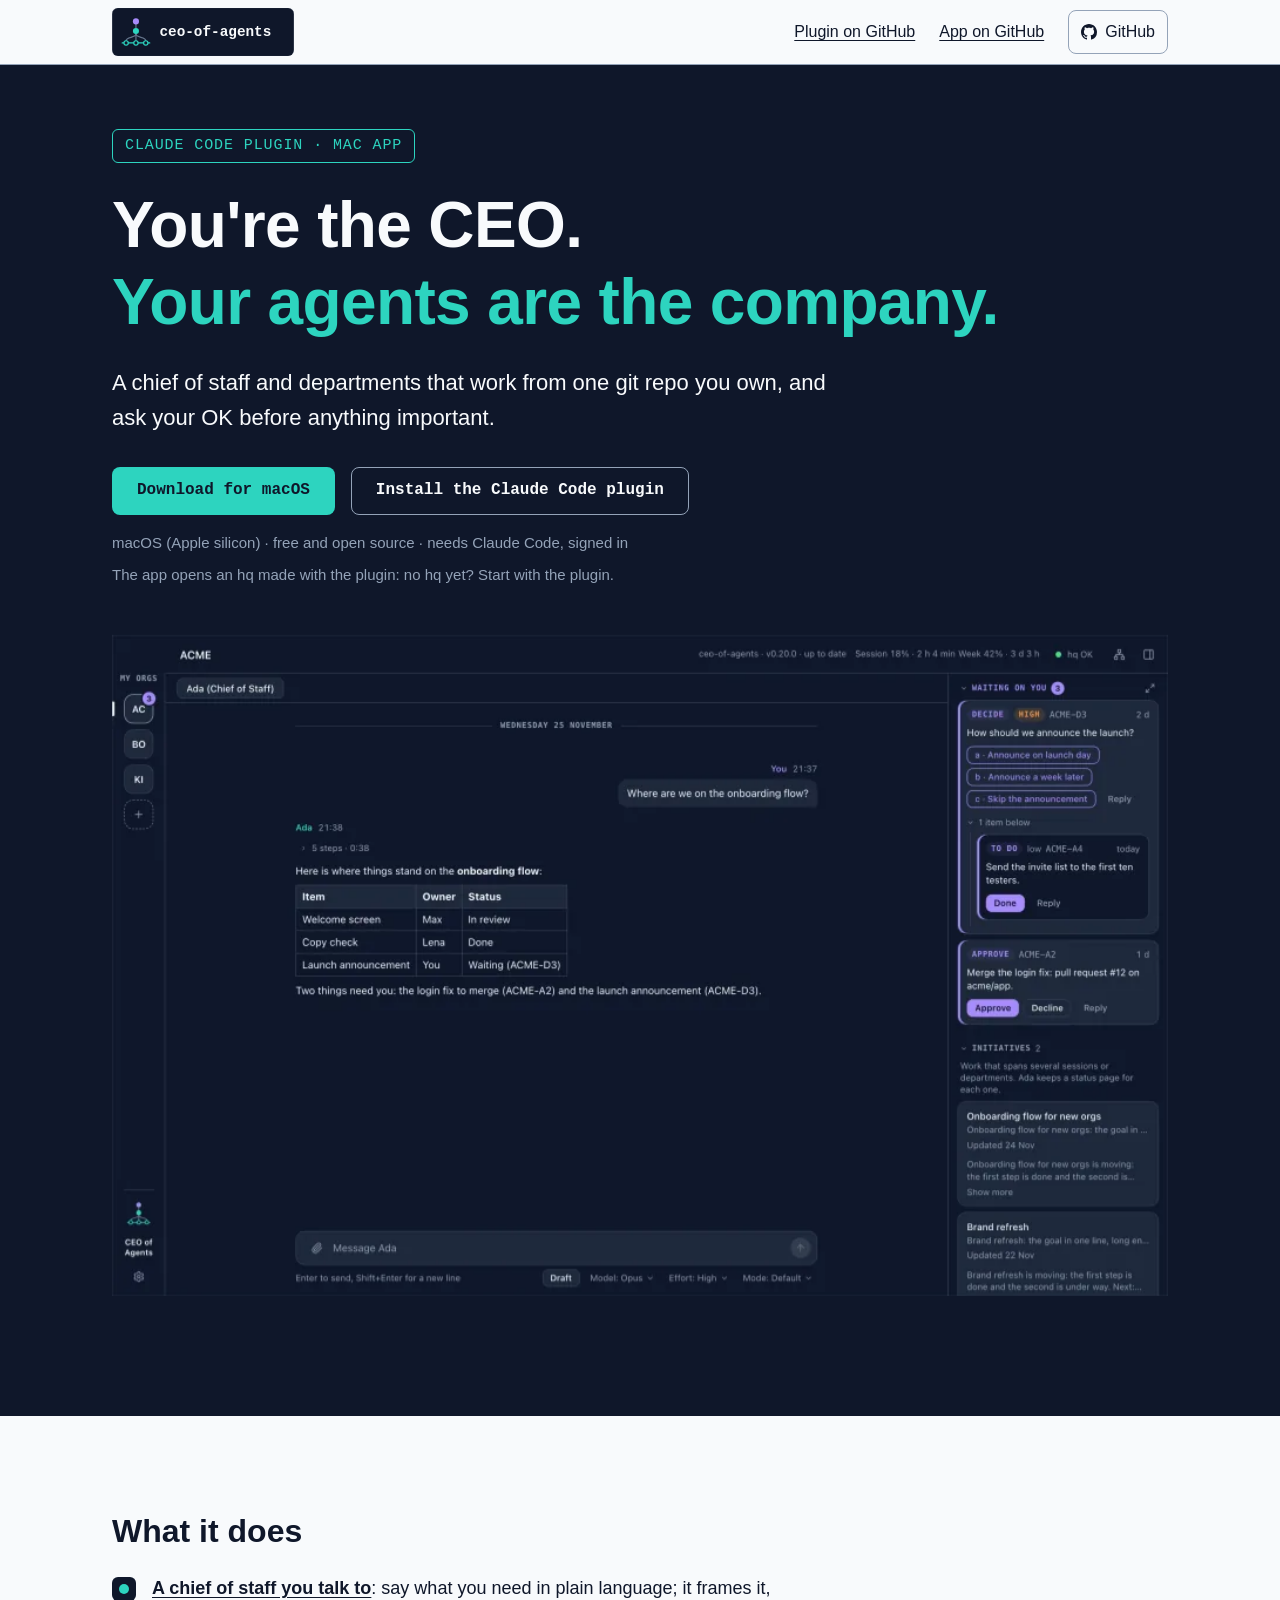
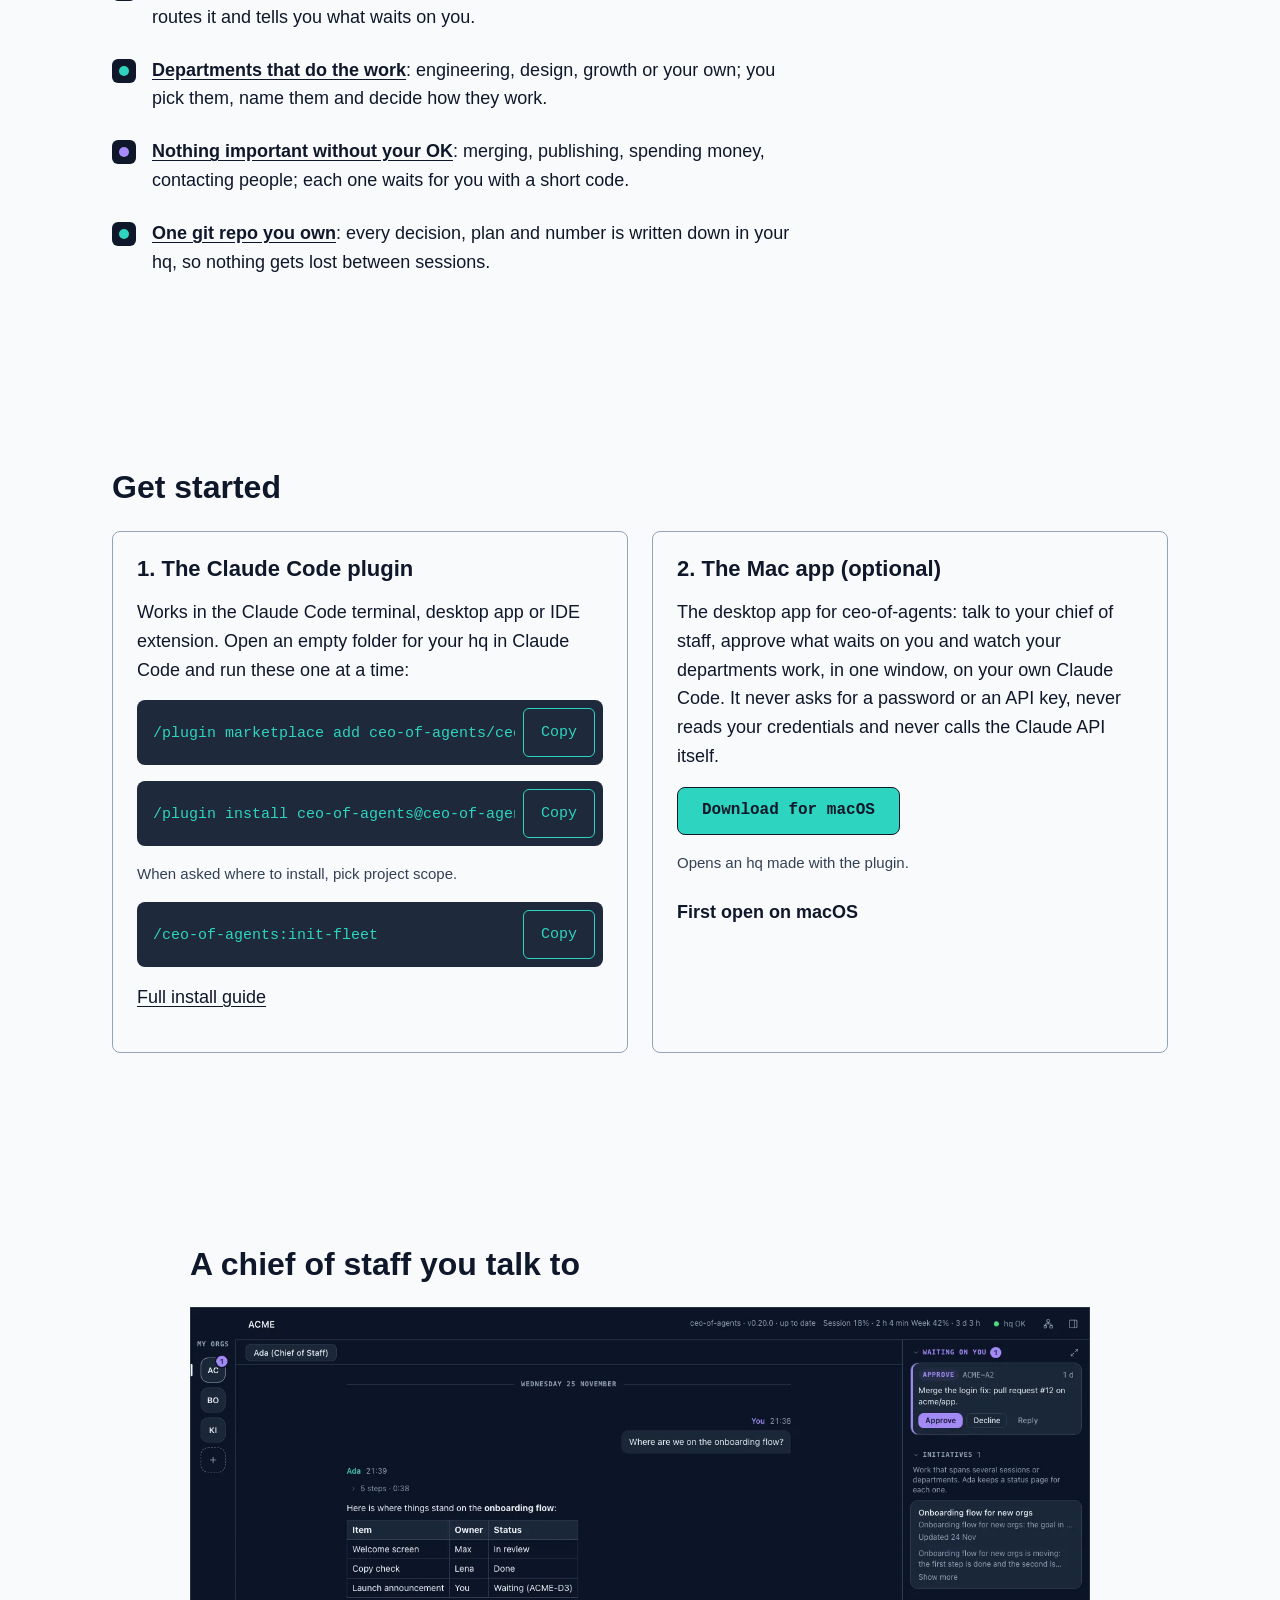
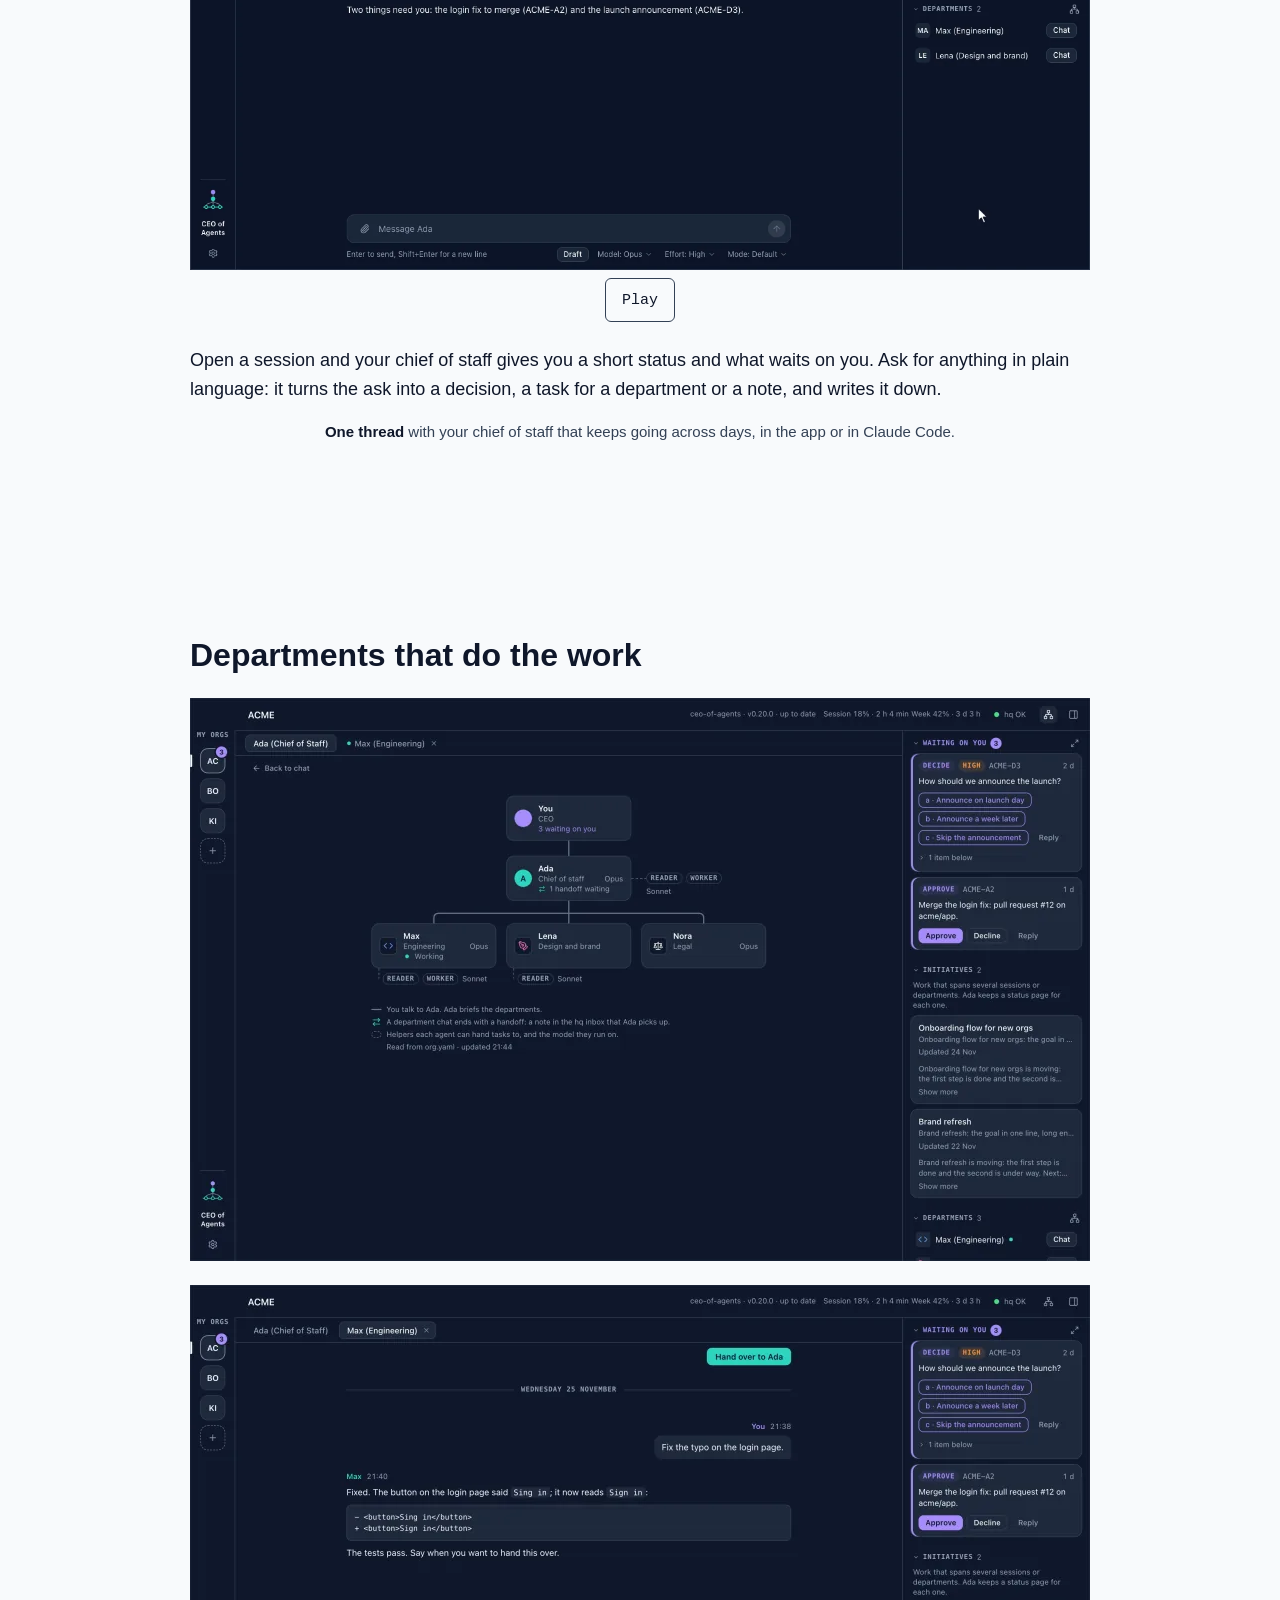
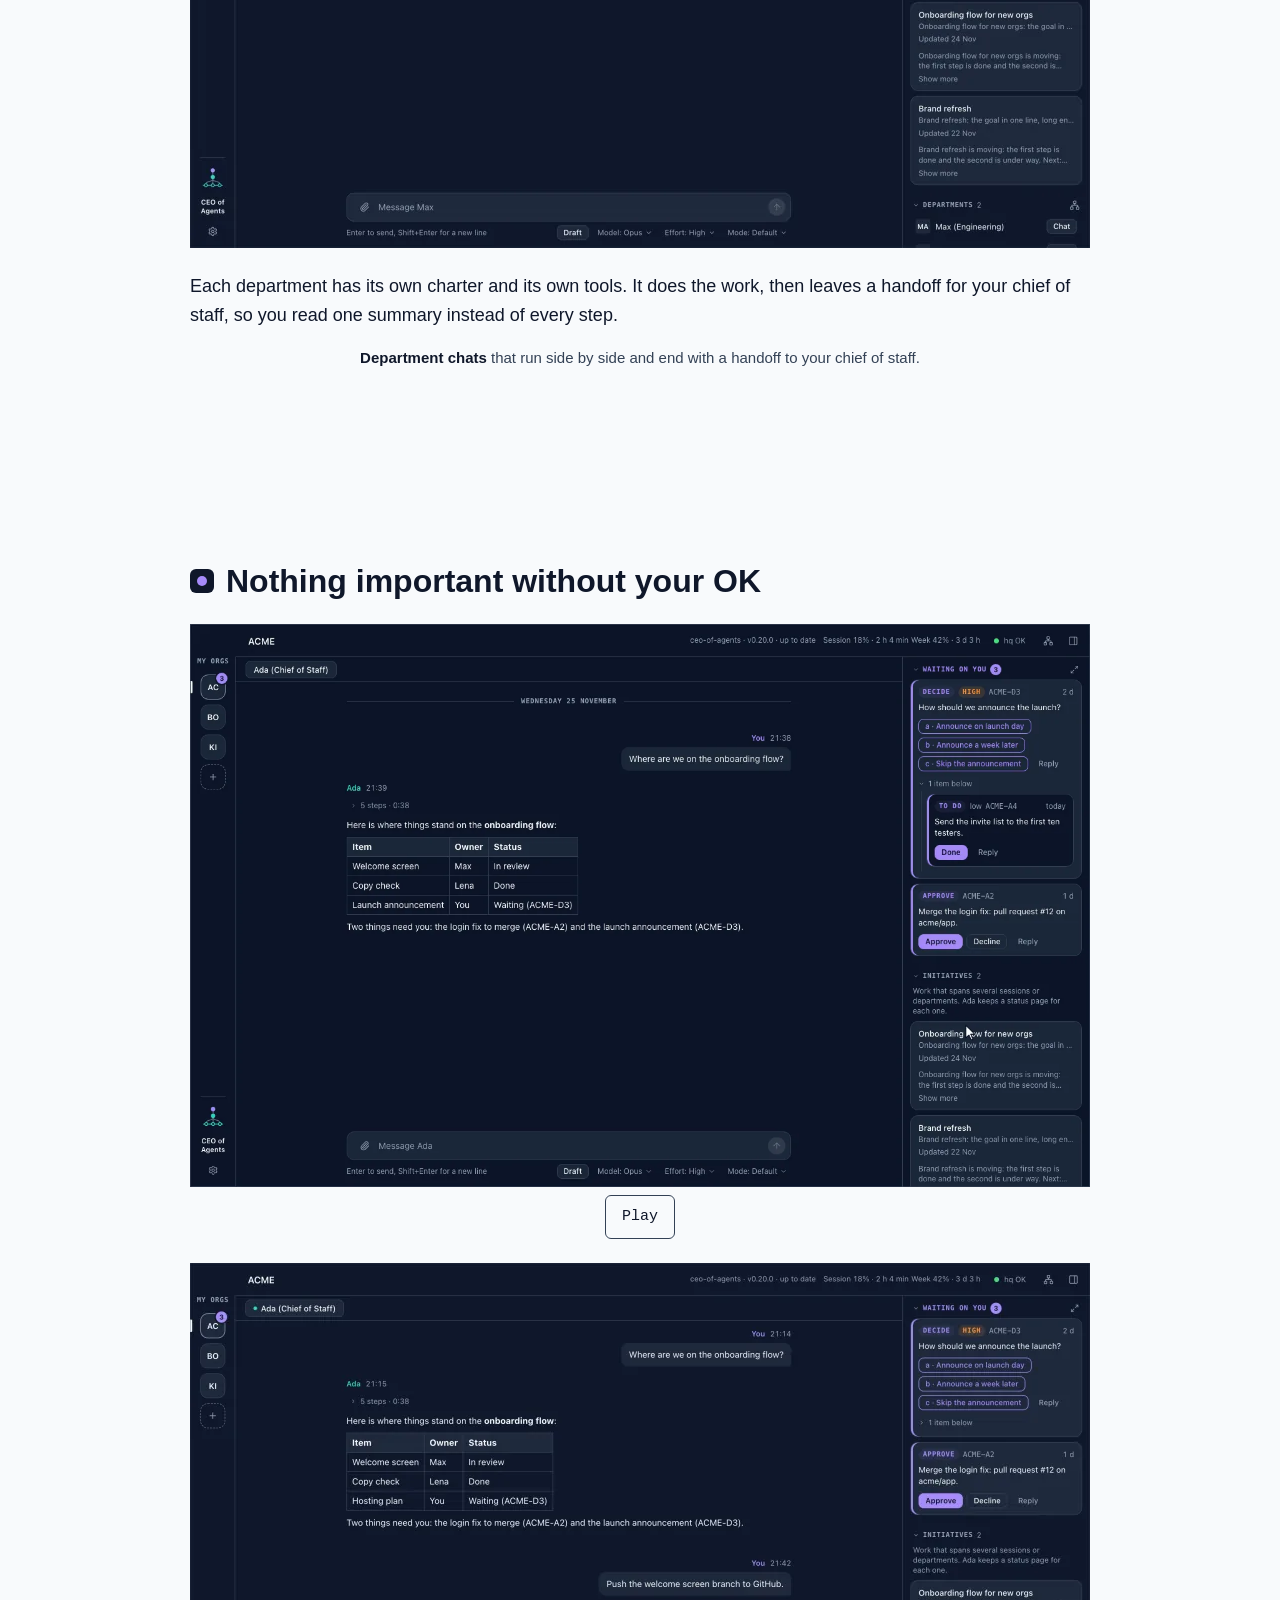
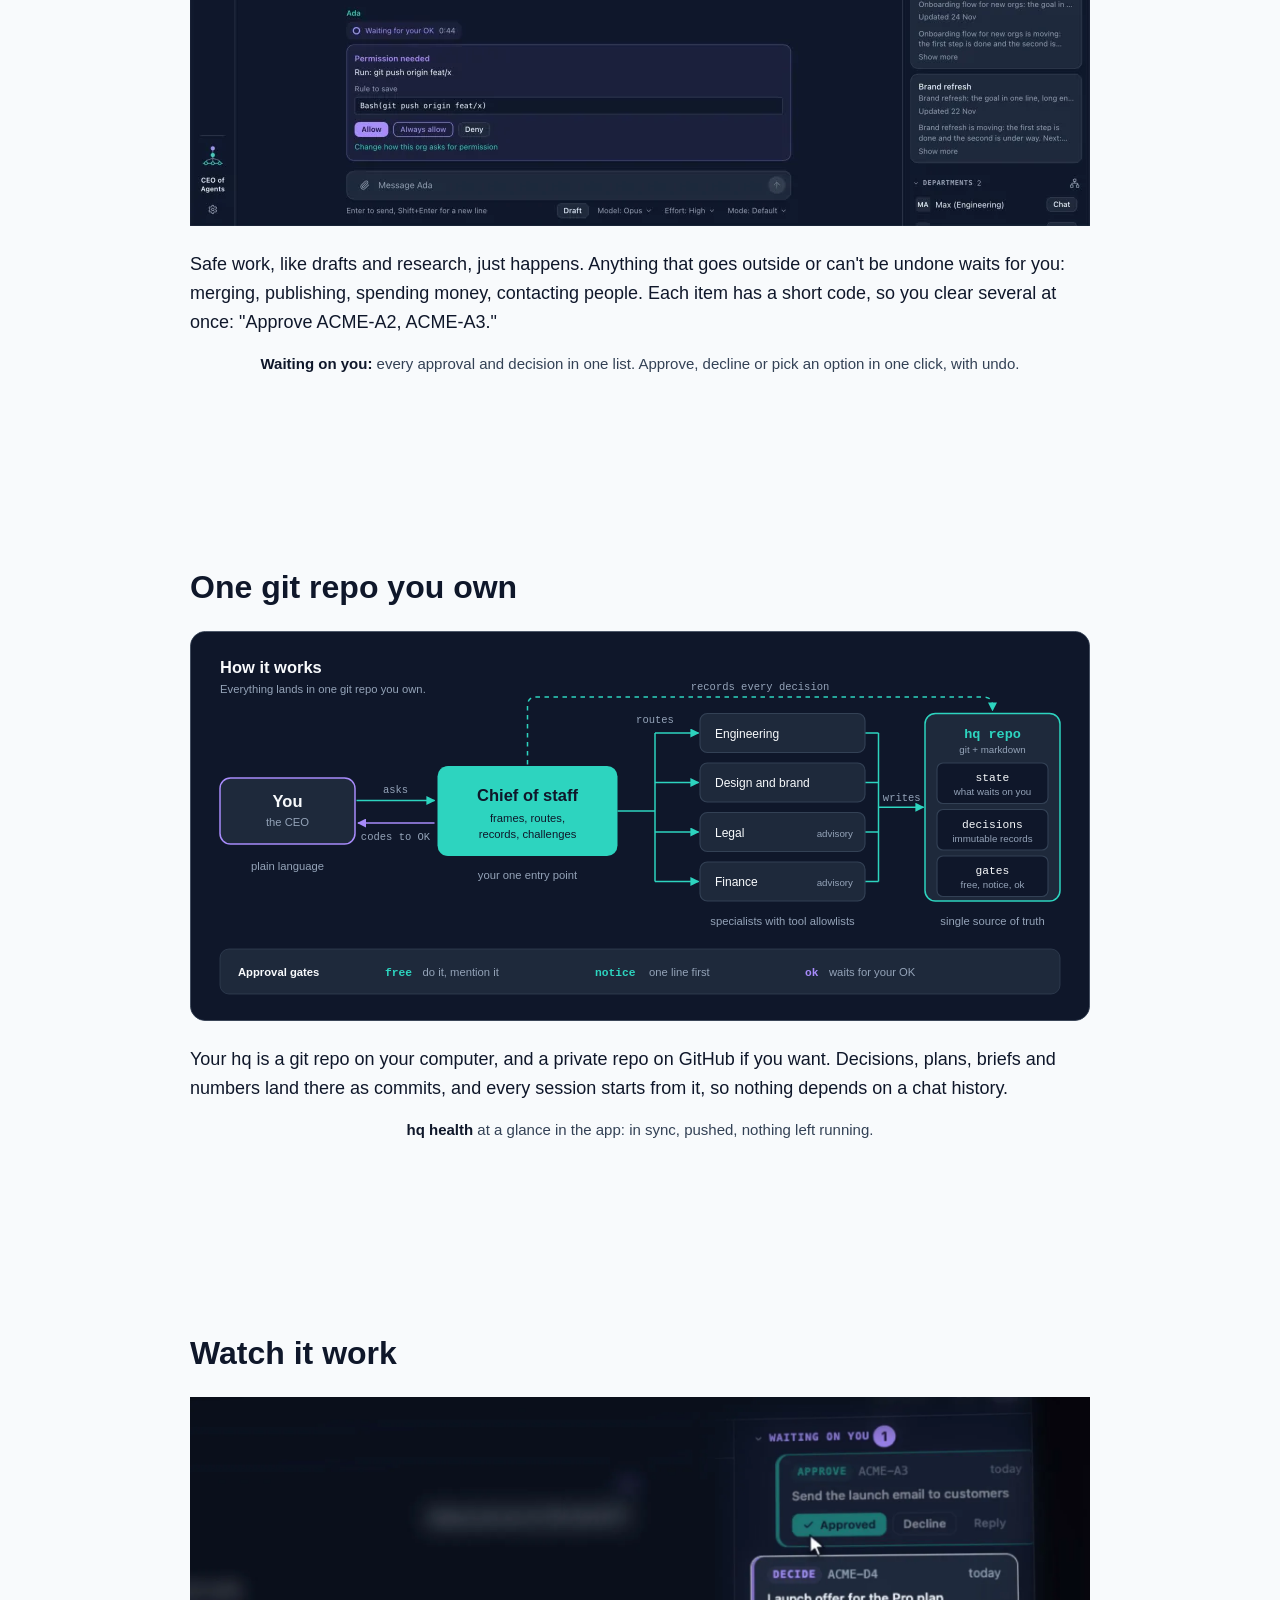
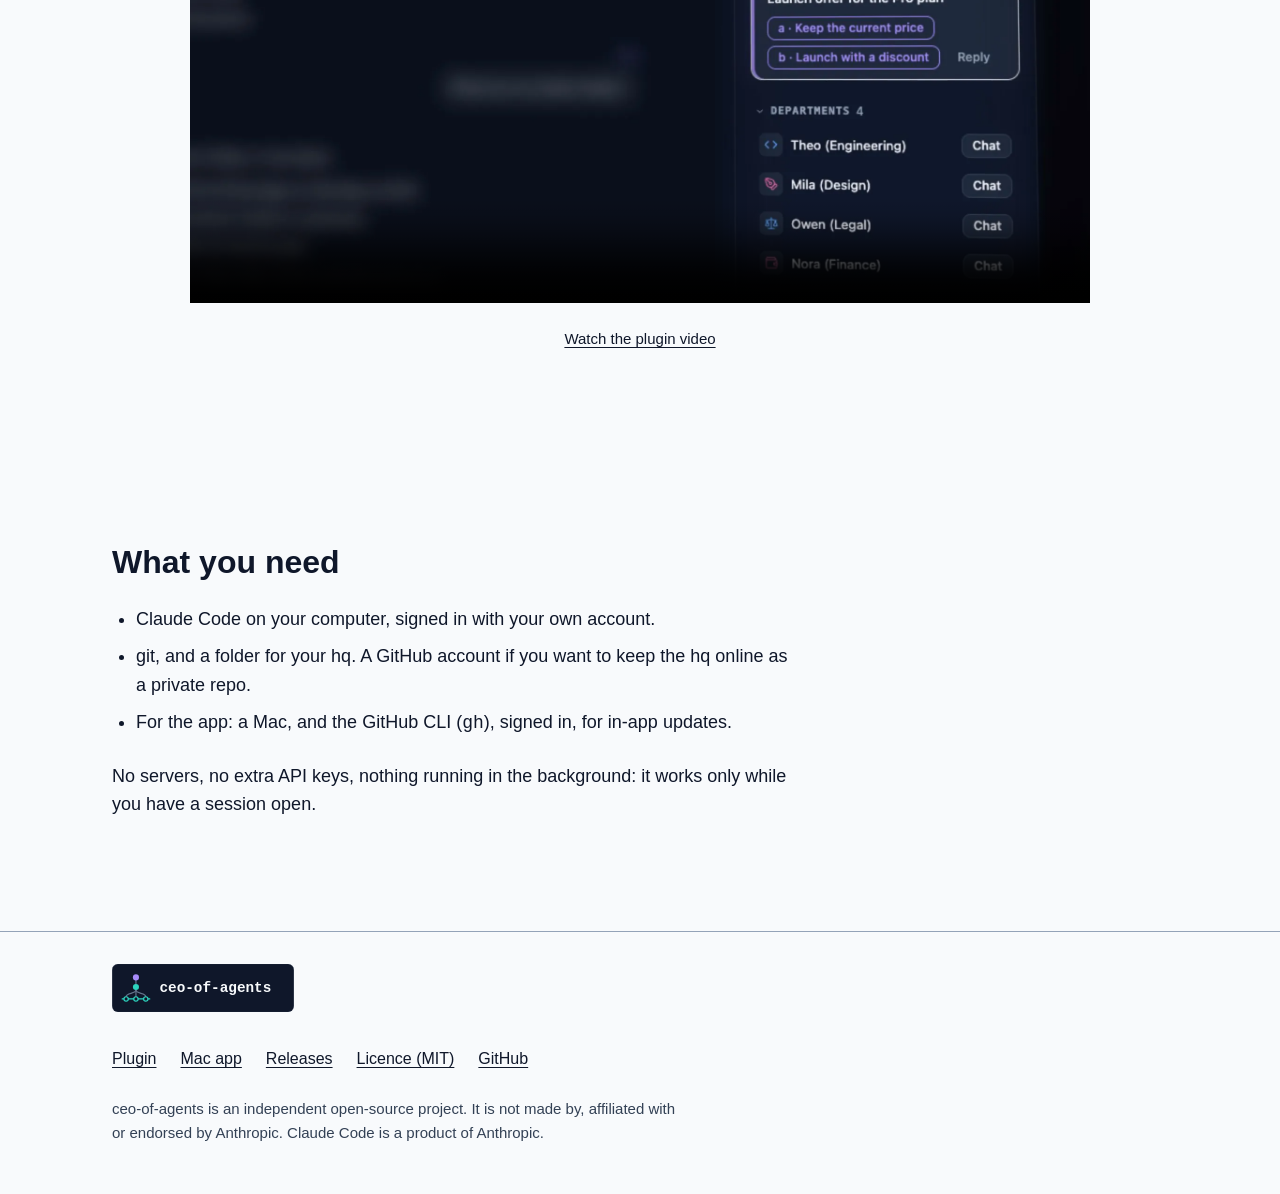
<file: index.html>
<!DOCTYPE html>
<html lang="en">
<head>
<meta charset="utf-8">
<meta name="viewport" content="width=device-width, initial-scale=1">
<title>ceo-of-agents: you're the CEO, your agents are the company</title>
<meta name="description" content="A Claude Code plugin and Mac app: a chief of staff and departments that work from one git repo you own, and ask your OK before anything important.">
<link rel="canonical" href="https://ceo-of-agents.github.io/">
<meta name="color-scheme" content="dark light">
<meta name="theme-color" media="(prefers-color-scheme: light)" content="#F8FAFC">
<meta name="theme-color" media="(prefers-color-scheme: dark)" content="#0F172A">
<link rel="icon" type="image/png" sizes="32x32" href="assets/icons/favicon-32.png">
<link rel="icon" type="image/png" sizes="16x16" href="assets/icons/favicon-16.png">
<link rel="apple-touch-icon" sizes="180x180" href="apple-touch-icon.png">
<meta property="og:type" content="website">
<meta property="og:url" content="https://ceo-of-agents.github.io/">
<meta property="og:title" content="ceo-of-agents: you're the CEO, your agents are the company">
<meta property="og:description" content="A Claude Code plugin and Mac app: a chief of staff and departments that work from one git repo you own, and ask your OK before anything important.">
<meta property="og:image" content="https://ceo-of-agents.github.io/assets/media/social-preview.png">
<meta property="og:image:width" content="1280">
<meta property="og:image:height" content="640">
<meta property="og:image:alt" content="ceo-of-agents: You're the CEO. Your agents are the company.">
<meta name="twitter:card" content="summary_large_image">
<meta name="twitter:title" content="ceo-of-agents: you're the CEO, your agents are the company">
<meta name="twitter:description" content="A Claude Code plugin and Mac app: a chief of staff and departments that work from one git repo you own, and ask your OK before anything important.">
<meta name="twitter:image" content="https://ceo-of-agents.github.io/assets/media/social-preview.png">
<meta name="twitter:image:alt" content="ceo-of-agents: You're the CEO. Your agents are the company.">
<link rel="stylesheet" href="styles.css">
<script src="script.js" defer></script>
</head>
<body>
<a class="skip on-ink" href="#content">Skip to content</a>

<header class="site-header">
  <div class="wrap">
    <a class="lockup" href="./"><img src="assets/logo-lockup.svg" alt="ceo-of-agents" width="182" height="48"></a>
    <nav class="nav" aria-label="Project links">
      <a href="https://github.com/ceo-of-agents/ceo-of-agents-core">Plugin on GitHub</a>
      <a href="https://github.com/ceo-of-agents/ceo-of-agents-desktop">App on GitHub</a>
      <a class="gh-btn" href="https://github.com/ceo-of-agents" aria-label="ceo-of-agents on GitHub"><svg viewBox="0 0 16 16" width="16" height="16" fill="currentColor" aria-hidden="true" focusable="false"><path d="M8 0C3.58 0 0 3.58 0 8c0 3.54 2.29 6.53 5.47 7.59.4.07.55-.17.55-.38 0-.19-.01-.82-.01-1.49-2.01.37-2.53-.49-2.69-.94-.09-.23-.48-.94-.82-1.13-.28-.15-.68-.52-.01-.53.63-.01 1.08.58 1.23.82.72 1.21 1.87.87 2.33.66.07-.52.28-.87.51-1.07-1.78-.2-3.64-.89-3.64-3.95 0-.87.31-1.59.82-2.15-.08-.2-.36-1.02.08-2.12 0 0 .67-.21 2.2.82.64-.18 1.32-.27 2-.27.68 0 1.36.09 2 .27 1.53-1.04 2.2-.82 2.2-.82.44 1.1.16 1.92.08 2.12.51.56.82 1.27.82 2.15 0 3.07-1.87 3.75-3.65 3.95.29.25.54.73.54 1.48 0 1.07-.01 1.93-.01 2.2 0 .21.15.46.55.38A8.013 8.013 0 0 0 16 8c0-4.42-3.58-8-8-8z"/></svg><span class="gh-label">GitHub</span></a>
    </nav>
  </div>
</header>

<main id="content">
  <section class="hero on-ink">
    <div class="wrap">
      <p class="chip">Claude Code plugin · Mac app</p>
      <h1>You're the CEO.
        <span>Your agents are the company.</span></h1>
      <p class="lead">A chief of staff and departments that work from one git repo you own, and ask your OK before anything important.</p>
      <div class="btn-row">
        <a class="btn btn-primary" href="https://github.com/ceo-of-agents/ceo-of-agents-desktop/releases/latest">Download for macOS</a>
        <a class="btn btn-secondary" href="#install">Install the Claude Code plugin</a>
      </div>
      <p class="note">macOS (Apple silicon) · free and open source · needs Claude Code, signed in</p>
      <p class="note">The app opens an hq made with the plugin: no hq yet? Start with the plugin.</p>
      <figure class="media">
        <img src="assets/media/hero-1800.webp" srcset="assets/media/hero-900.webp 900w, assets/media/hero-1800.webp 1800w" sizes="(min-width: 1184px) 1120px, (min-width: 720px) calc(100vw - 64px), calc(100vw - 32px)" width="1442" height="902" alt="The CEO of Agents window: on the left, the list of orgs; in the middle, a conversation with the chief of staff, Ada, with a formatted reply and a finished task summary; on the right, the Waiting on you list with three items to approve or decide, and the org's initiatives">
      </figure>
    </div>
  </section>

  <section class="block" aria-labelledby="what">
    <div class="wrap">
      <h2 id="what">What it does</h2>
      <ul class="what">
        <li><span class="marker" aria-hidden="true"></span><span><a href="#chief-of-staff">A chief of staff you talk to</a>: say what you need in plain language; it frames it, routes it and tells you what waits on you.</span></li>
        <li><span class="marker" aria-hidden="true"></span><span><a href="#departments">Departments that do the work</a>: engineering, design, growth or your own; you pick them, name them and decide how they work.</span></li>
        <li><span class="marker violet" aria-hidden="true"></span><span><a href="#your-ok">Nothing important without your OK</a>: merging, publishing, spending money, contacting people; each one waits for you with a short code.</span></li>
        <li><span class="marker" aria-hidden="true"></span><span><a href="#hq">One git repo you own</a>: every decision, plan and number is written down in your hq, so nothing gets lost between sessions.</span></li>
      </ul>
    </div>
  </section>

  <section class="block" id="install" aria-labelledby="start">
    <div class="wrap">
      <h2 id="start">Get started</h2>
      <div class="cols">
        <div class="card">
          <h3>1. The Claude Code plugin</h3>
          <p>Works in the Claude Code terminal, desktop app or IDE extension. Open an empty folder for your hq in Claude Code and run these one at a time:</p>
          <div class="cmd"><pre tabindex="0"><code>/plugin marketplace add ceo-of-agents/ceo-of-agents-core</code></pre><button class="copy" type="button" hidden data-copy="/plugin marketplace add ceo-of-agents/ceo-of-agents-core" aria-label="Copy command: /plugin marketplace add ceo-of-agents/ceo-of-agents-core">Copy</button></div>
          <div class="cmd"><pre tabindex="0"><code>/plugin install ceo-of-agents@ceo-of-agents</code></pre><button class="copy" type="button" hidden data-copy="/plugin install ceo-of-agents@ceo-of-agents" aria-label="Copy command: /plugin install ceo-of-agents@ceo-of-agents">Copy</button></div>
          <p class="caption-small">When asked where to install, pick project scope.</p>
          <div class="cmd"><pre tabindex="0"><code>/ceo-of-agents:init-fleet</code></pre><button class="copy" type="button" hidden data-copy="/ceo-of-agents:init-fleet" aria-label="Copy command: /ceo-of-agents:init-fleet">Copy</button></div>
          <p><a href="https://github.com/ceo-of-agents/ceo-of-agents-core#3-install">Full install guide</a></p>
        </div>
        <div class="card">
          <h3>2. The Mac app (optional)</h3>
          <p>The desktop app for ceo-of-agents: talk to your chief of staff, approve what waits on you and watch your departments work, in one window, on your own Claude Code. It never asks for a password or an API key, never reads your credentials and never calls the Claude API itself.</p>
          <div class="btn-row"><a class="btn btn-primary" href="https://github.com/ceo-of-agents/ceo-of-agents-desktop/releases/latest">Download for macOS</a></div>
          <p class="note">Opens an hq made with the plugin.</p>
          <details>
            <summary>First open on macOS</summary>
            <p>The app is not notarized by Apple yet, so macOS blocks the first open of a downloaded copy: when macOS says "Not Opened", choose Done. Then open System Settings &gt; Privacy &amp; Security, scroll to Security and click Open Anyway next to "CEO of Agents". From then on it opens normally.</p>
          </details>
        </div>
      </div>
    </div>
  </section>

  <section class="block feature" id="chief-of-staff" aria-labelledby="h-cos">
    <div class="wrap"><div class="block-inner">
      <h2 id="h-cos">A chief of staff you talk to</h2>
      <div class="media clip">
        <video class="clip-video" width="1442" height="902" controls muted loop playsinline preload="none" poster="assets/media/dispatch-poster.webp" aria-label="Animation: you ask the chief of staff to fix a typo on the login page; the chief of staff sends the work to the engineering department, shown as running, then done; a label says a handoff is waiting"><source src="assets/media/dispatch.mp4" type="video/mp4"></video>
        <button class="toggle" type="button" hidden>Play</button>
      </div>
      <p class="text">Open a session and your chief of staff gives you a short status and what waits on you. Ask for anything in plain language: it turns the ask into a decision, a task for a department or a note, and writes it down.</p>
      <p class="caption"><strong>One thread</strong> with your chief of staff that keeps going across days, in the app or in Claude Code.</p>
    </div></div>
  </section>

  <section class="block feature" id="departments" aria-labelledby="h-dep">
    <div class="wrap"><div class="block-inner">
      <h2 id="h-dep">Departments that do the work</h2>
      <figure class="media"><img src="assets/media/org-chart-1800.webp" srcset="assets/media/org-chart-900.webp 900w, assets/media/org-chart-1800.webp 1800w" sizes="(min-width: 964px) 900px, (min-width: 720px) calc(100vw - 64px), calc(100vw - 32px)" width="1442" height="902" loading="lazy" alt="The org chart: you at the top, the chief of staff Ada below, and three departments with their model and status; engineering is running"></figure>
      <figure class="media"><img src="assets/media/department-chat-1800.webp" srcset="assets/media/department-chat-900.webp 900w, assets/media/department-chat-1800.webp 1800w" sizes="(min-width: 964px) 900px, (min-width: 720px) calc(100vw - 64px), calc(100vw - 32px)" width="1442" height="902" loading="lazy" alt="A chat with the engineering department, Max, with a reply and the Hand over button"></figure>
      <p class="text">Each department has its own charter and its own tools. It does the work, then leaves a handoff for your chief of staff, so you read one summary instead of every step.</p>
      <p class="caption"><strong>Department chats</strong> that run side by side and end with a handoff to your chief of staff.</p>
    </div></div>
  </section>

  <section class="block feature" id="your-ok" aria-labelledby="h-ok">
    <div class="wrap"><div class="block-inner">
      <h2 id="h-ok"><span class="marker violet" aria-hidden="true"></span>Nothing important without your OK</h2>
      <div class="media clip">
        <video class="clip-video" width="1442" height="902" controls muted loop playsinline preload="none" poster="assets/media/approve-poster.webp" aria-label="Animation: in the Waiting on you list you approve an item; an undo bar counts down for four seconds; the item leaves the list and the counter drops by one"><source src="assets/media/approve.mp4" type="video/mp4"></video>
        <button class="toggle" type="button" hidden>Play</button>
      </div>
      <figure class="media"><img src="assets/media/permission-1800.webp" srcset="assets/media/permission-900.webp 900w, assets/media/permission-1800.webp 1800w" sizes="(min-width: 964px) 900px, (min-width: 720px) calc(100vw - 64px), calc(100vw - 32px)" width="1442" height="902" loading="lazy" alt="A permission card in the conversation: Claude Code asks to run git push origin feat/x, with the buttons Allow, Always allow and Deny"></figure>
      <p class="text">Safe work, like drafts and research, just happens. Anything that goes outside or can't be undone waits for you: merging, publishing, spending money, contacting people. Each item has a short code, so you clear several at once: "Approve ACME-A2, ACME-A3."</p>
      <p class="caption"><strong>Waiting on you:</strong> every approval and decision in one list. Approve, decline or pick an option in one click, with undo.</p>
    </div></div>
  </section>

  <section class="block feature" id="hq" aria-labelledby="h-hq">
    <div class="wrap"><div class="block-inner">
      <h2 id="h-hq">One git repo you own</h2>
      <figure class="media"><img src="assets/diagram.svg" width="1200" height="520" loading="lazy" alt="Diagram: you, then your chief of staff, then the departments; every decision lands as a commit in your hq."></figure>
      <p class="text">Your hq is a git repo on your computer, and a private repo on GitHub if you want. Decisions, plans, briefs and numbers land there as commits, and every session starts from it, so nothing depends on a chat history.</p>
      <p class="caption"><strong>hq health</strong> at a glance in the app: in sync, pushed, nothing left running.</p>
    </div></div>
  </section>

  <section class="block feature" aria-labelledby="tour">
    <div class="wrap"><div class="block-inner">
      <h2 id="tour">Watch it work</h2>
      <div class="media">
        <video width="1920" height="1080" controls preload="metadata" playsinline poster="assets/media/product-video-poster.webp"><source src="assets/media/product-video.mp4" type="video/mp4"></video>
      </div>
      <p class="caption"><a href="https://github.com/ceo-of-agents/ceo-of-agents-core#readme">Watch the plugin video</a></p>
    </div></div>
  </section>

  <section class="block" aria-labelledby="need">
    <div class="wrap">
      <h2 id="need">What you need</h2>
      <ul class="need">
        <li>Claude Code on your computer, signed in with your own account.</li>
        <li>git, and a folder for your hq. A GitHub account if you want to keep the hq online as a private repo.</li>
        <li>For the app: a Mac, and the GitHub CLI (<code>gh</code>), signed in, for in-app updates.</li>
      </ul>
      <p>No servers, no extra API keys, nothing running in the background: it works only while you have a session open.</p>
    </div>
  </section>
</main>

<footer class="site-footer">
  <div class="wrap">
    <a class="lockup" href="./"><img src="assets/logo-lockup.svg" alt="ceo-of-agents" width="182" height="48"></a>
    <nav class="footer-links" aria-label="Footer">
      <a href="https://github.com/ceo-of-agents/ceo-of-agents-core">Plugin</a>
      <a href="https://github.com/ceo-of-agents/ceo-of-agents-desktop">Mac app</a>
      <a href="https://github.com/ceo-of-agents/ceo-of-agents-desktop/releases/latest">Releases</a>
      <a href="https://github.com/ceo-of-agents/ceo-of-agents-core/blob/main/LICENSE">Licence (MIT)</a>
      <a href="https://github.com/ceo-of-agents">GitHub</a>
    </nav>
    <p class="note">ceo-of-agents is an independent open-source project. It is not made by, affiliated with or endorsed by Anthropic. Claude Code is a product of Anthropic.</p>
  </div>
</footer>
<div id="live" class="sr-only" aria-live="polite"></div>
</body>
</html>
</file>
<file: styles.css>
:root {
  color-scheme: dark light;
  --bg: #0F172A; --card: #1E293B; --text: #F8FAFC; --text-2: #94A3B8;
  --link: #2DD4BF; --border: #334155; --focus: #2DD4BF;
  --ink: #0F172A; --teal: #2DD4BF; --violet: #A78BFA; --surface: #1E293B;
  --mono: ui-monospace, SFMono-Regular, Menlo, Consolas, 'Liberation Mono', monospace;
  --sans: -apple-system, BlinkMacSystemFont, 'Segoe UI', Helvetica, Arial, sans-serif;
  --ease: cubic-bezier(0.2, 0.8, 0.2, 1);
}
@media (prefers-color-scheme: light) {
  :root {
    --bg: #F8FAFC; --card: #F8FAFC; --text: #0F172A; --text-2: #334155;
    --link: #0F172A; --border: #94A3B8; --focus: #0F172A;
  }
}
.on-ink {
  color-scheme: dark; background: #0F172A; color: #F8FAFC;
  --bg: #0F172A; --card: #1E293B; --text: #F8FAFC; --text-2: #94A3B8;
  --link: #2DD4BF; --border: #334155; --focus: #2DD4BF;
}

*, *::before, *::after { box-sizing: border-box; }
html { -webkit-text-size-adjust: 100%; scroll-behavior: smooth; }
@media (prefers-reduced-motion: reduce) { html { scroll-behavior: auto; } }
body {
  margin: 0; background: var(--bg); color: var(--text);
  font-family: var(--sans); font-size: 16px; line-height: 1.6;
}
@media (min-width: 480px) { body { font-size: 18px; } }
img, video, svg { max-width: 100%; }
a { color: var(--link); text-decoration: underline; text-underline-offset: 3px; }
a:hover { text-decoration-thickness: 2px; }
:focus-visible { outline: 2px solid var(--focus); outline-offset: 2px; }
h1, h2, h3 { line-height: 1.2; margin: 0; }
p { margin: 0 0 16px; max-width: 68ch; }
code { font-family: var(--mono); }
.wrap { max-width: 1120px; margin: 0 auto; padding: 0 16px; }
@media (min-width: 720px) { .wrap { padding: 0 32px; } }
.sr-only {
  position: absolute; width: 1px; height: 1px; margin: -1px; padding: 0;
  overflow: hidden; clip: rect(0 0 0 0); white-space: nowrap; border: 0;
}

/* Skip link */
.skip {
  position: absolute; left: 8px; top: -100px; z-index: 20;
  padding: 12px 16px; min-height: 44px; border-radius: 6px;
}
.skip:focus { top: 8px; }

/* Header */
.site-header { background: var(--bg); border-bottom: 1px solid var(--border); z-index: 10; }
@media (min-width: 960px) { .site-header { position: sticky; top: 0; } }
.site-header .wrap {
  display: flex; flex-wrap: wrap; align-items: center;
  justify-content: space-between; gap: 8px 24px; padding-top: 8px; padding-bottom: 8px;
}
.lockup { display: inline-block; line-height: 0; }
.lockup img { height: 48px; width: auto; display: block; }
.nav { display: flex; flex-wrap: wrap; align-items: center; gap: 0 24px; font-size: 16px; }
.nav a, .footer-links a {
  display: inline-flex; align-items: center; min-height: 44px;
}
.nav a.gh-btn {
  gap: 8px; min-width: 44px; min-height: 44px; padding: 0 12px; justify-content: center;
  border: 1px solid var(--border); border-radius: 8px; color: var(--text); text-decoration: none;
}
.nav a.gh-btn:hover { border-color: var(--link); color: var(--link); }
.nav a.gh-btn:focus-visible { outline: 2px solid var(--focus); outline-offset: 2px; }
@media (max-width: 479px) {
  .nav { gap: 0 16px; }
  .gh-label {
    position: absolute; width: 1px; height: 1px; margin: -1px; padding: 0;
    overflow: hidden; clip: rect(0 0 0 0); white-space: nowrap; border: 0;
  }
}

/* Buttons */
.btn {
  display: inline-flex; align-items: center; justify-content: center;
  min-height: 48px; padding: 10px 24px; border-radius: 8px;
  font-family: var(--mono); font-size: 16px; font-weight: 700;
  text-align: center; text-decoration: none; border: 1px solid transparent;
}
.btn:hover { text-decoration: underline; }
.btn-primary { background: var(--teal); color: var(--ink); }
.btn-secondary { background: transparent; color: var(--text); border-color: var(--text-2); }
@media (prefers-color-scheme: light) {
  .btn-primary { border-color: #0F172A; }
  .on-ink .btn-primary { border-color: transparent; }
}
.btn-row { display: flex; flex-wrap: wrap; gap: 16px; margin-bottom: 16px; }
@media (max-width: 479px) { .btn-row .btn, .card .btn { width: 100%; } }

/* Hero */
.hero { padding: 48px 0 64px; }
@media (min-width: 720px) { .hero { padding: 64px 0 96px; } }
.chip {
  display: inline-block; margin: 0 0 24px; padding: 4px 12px;
  border: 1px solid var(--link); border-radius: 6px; color: var(--link);
  font-family: var(--mono); font-size: 15px; letter-spacing: 0.06em; text-transform: uppercase;
}
h1 { font-size: clamp(40px, 5.5vw, 64px); font-weight: 800; letter-spacing: -0.01em; margin-bottom: 24px; }
h1 span { display: block; color: var(--teal); }
.lead { font-size: 20px; max-width: 60ch; margin-bottom: 32px; }
@media (min-width: 720px) { .lead { font-size: 22px; } }
.note { color: var(--text-2); font-size: 15px; }
.hero .note { margin-bottom: 8px; }
.hero figure { margin-top: 48px; }

@media (prefers-reduced-motion: no-preference) {
  @keyframes appear { from { opacity: 0; transform: translateY(8px); } to { opacity: 1; transform: none; } }
  .hero .wrap > * { animation: appear 400ms var(--ease) both; }
}

/* Sections */
section.block { padding: 64px 0; }
@media (min-width: 720px) { section.block { padding: 96px 0; } }
h2 { font-size: 26px; margin-bottom: 24px; }
@media (min-width: 720px) { h2 { font-size: 32px; } }
h3 { font-size: 20px; margin-bottom: 16px; }
@media (min-width: 720px) { h3 { font-size: 22px; } }
section[id] , h2[id] { scroll-margin-top: 80px; }

/* Markers */
.marker { display: inline-grid; place-items: center; width: 24px; height: 24px; border-radius: 6px; flex: none; vertical-align: middle; }
.marker::before { content: ""; width: 10px; height: 10px; border-radius: 50%; background: var(--teal); }
.marker.violet::before { background: var(--violet); }
@media (prefers-color-scheme: light) { .marker { background: #0F172A; } }
.on-ink .marker { background: transparent; }
h2 .marker { margin-right: 12px; margin-top: -4px; }

.what { list-style: none; margin: 0; padding: 0; display: grid; gap: 24px; max-width: 68ch; }
.what li { display: grid; grid-template-columns: 24px 1fr; gap: 16px; }
.what .marker { margin-top: 3px; }
.what a { font-weight: 700; }

/* Get started */
.cols { display: grid; gap: 24px; }
@media (min-width: 720px) { .cols { grid-template-columns: 1fr 1fr; } }
.card { background: var(--card); border: 1px solid var(--border); border-radius: 8px; padding: 24px; min-width: 0; }
.cmd { display: flex; align-items: stretch; gap: 8px; margin: 0 0 16px; background: var(--surface); border-radius: 8px; padding: 8px; min-width: 0; }
.cmd pre { flex: 1; min-width: 0; margin: 0; overflow-x: auto; padding: 10px 8px; }
.cmd code { color: var(--teal); font-size: 15px; white-space: pre; }
.cmd pre:focus-visible, .cmd button:focus-visible { outline: 2px solid var(--teal); outline-offset: 2px; }
.copy {
  flex: none; min-width: 72px; min-height: 44px; padding: 0 12px; cursor: pointer;
  background: transparent; color: var(--teal); border: 1px solid var(--teal); border-radius: 6px;
  font-family: var(--mono); font-size: 15px;
}
.copy[hidden] { display: none; }
.caption-small { color: var(--text-2); font-size: 15px; }
details { margin-top: 16px; }
summary { min-height: 44px; display: flex; align-items: center; cursor: pointer; font-weight: 700; color: var(--text); }
details p { color: var(--text-2); font-size: 16px; }

/* Feature sections */
.feature .block-inner { text-align: center; }
.feature h2, .feature p.text { text-align: left; }
.feature p.text { margin-left: auto; margin-right: auto; max-width: 900px; }
.feature h2 { max-width: 900px; margin-left: auto; margin-right: auto; }
.media { max-width: 900px; margin: 0 auto 24px; position: relative; }
.hero .media { max-width: none; }
.media img, .media video { display: block; width: 100%; height: auto; }
.clip .toggle {
  display: inline-flex; align-items: center; justify-content: center; min-height: 44px; min-width: 44px;
  margin-top: 8px; padding: 0 16px; cursor: pointer;
  background: transparent; color: var(--text); border: 1px solid var(--text-2); border-radius: 6px;
  font-family: var(--mono); font-size: 15px;
}
.clip .toggle[hidden] { display: none; }
.caption { color: var(--text-2); font-size: 15px; max-width: 900px; margin: 0 auto; text-align: center; }
.caption strong { color: var(--text); }

/* Need */
.need { margin: 0 0 24px; padding-left: 24px; max-width: 68ch; }
.need li { margin-bottom: 8px; }

/* Footer */
.site-footer { background: var(--bg); border-top: 1px solid var(--border); padding: 32px 0 48px; }
.footer-links { display: flex; flex-wrap: wrap; gap: 0 24px; margin: 16px 0; font-size: 16px; }
.site-footer .note { margin: 0; }

.simple { padding: 64px 0; }
</file>
